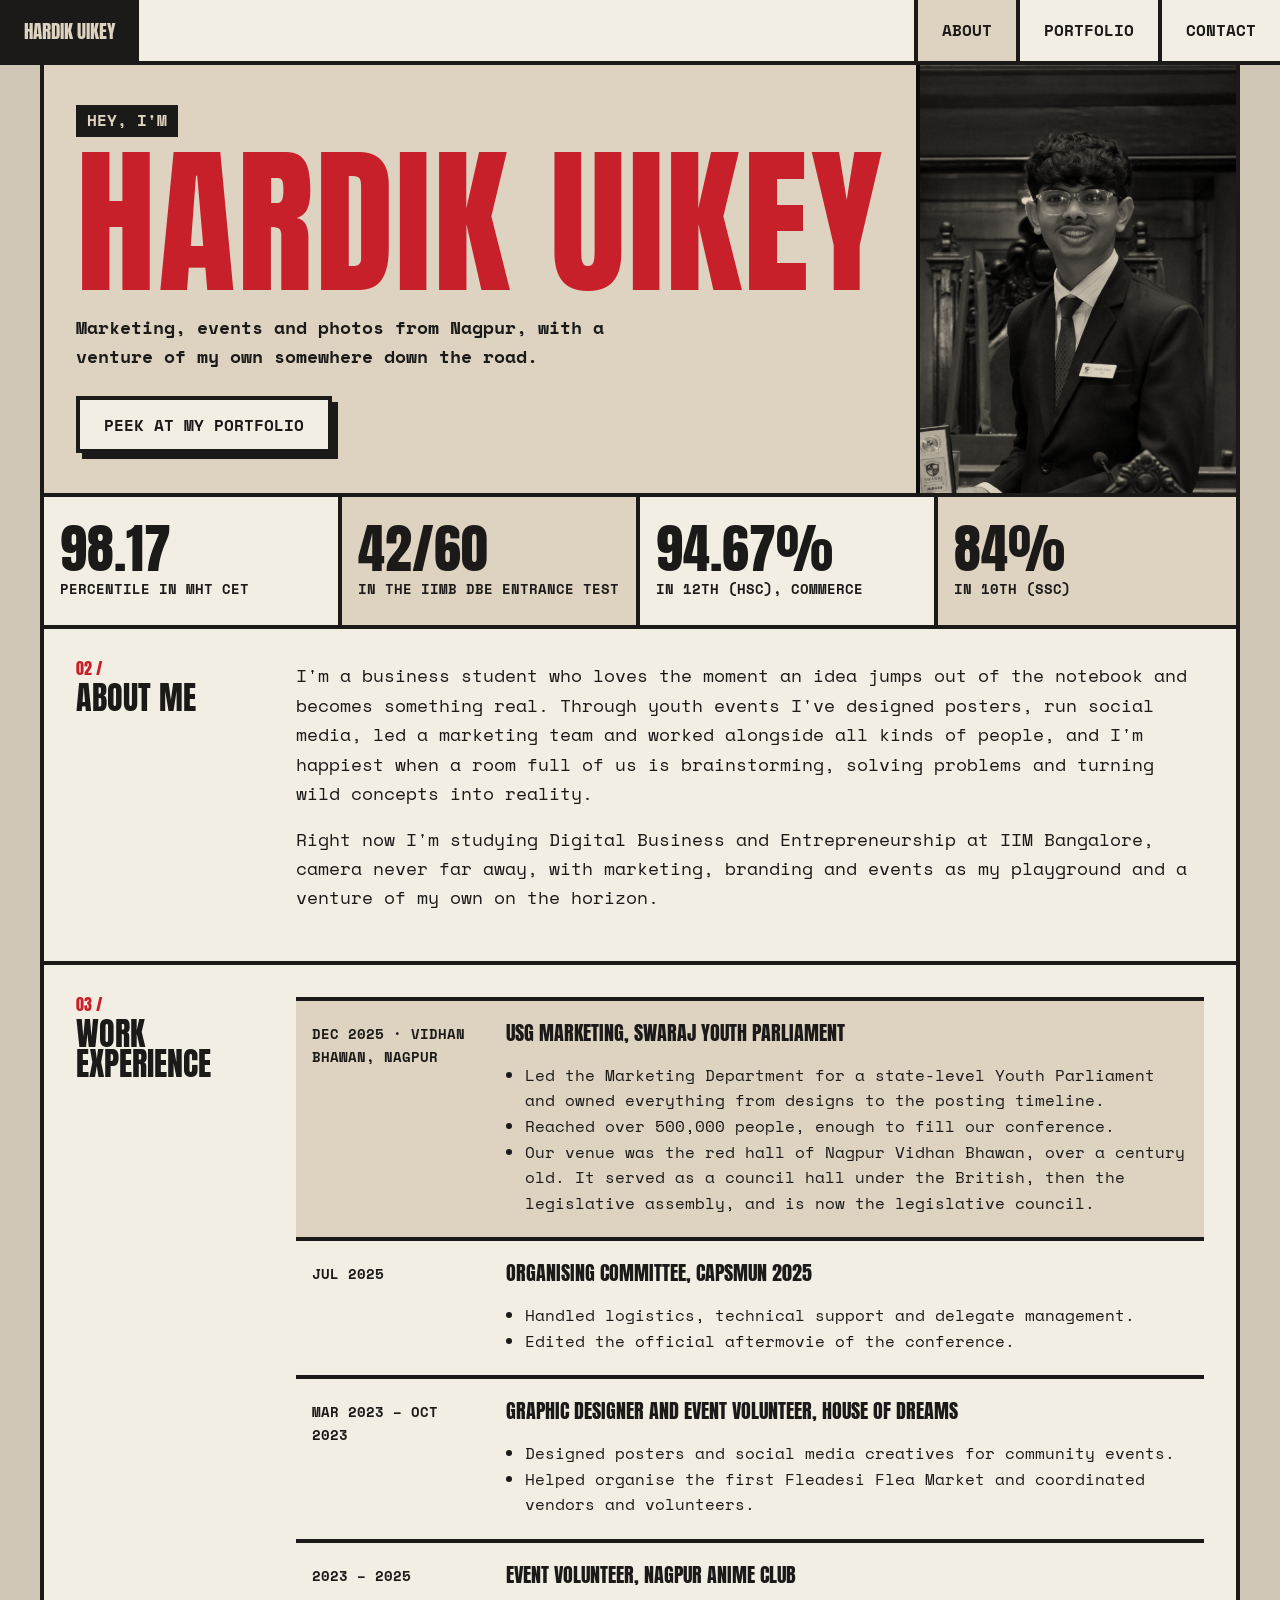
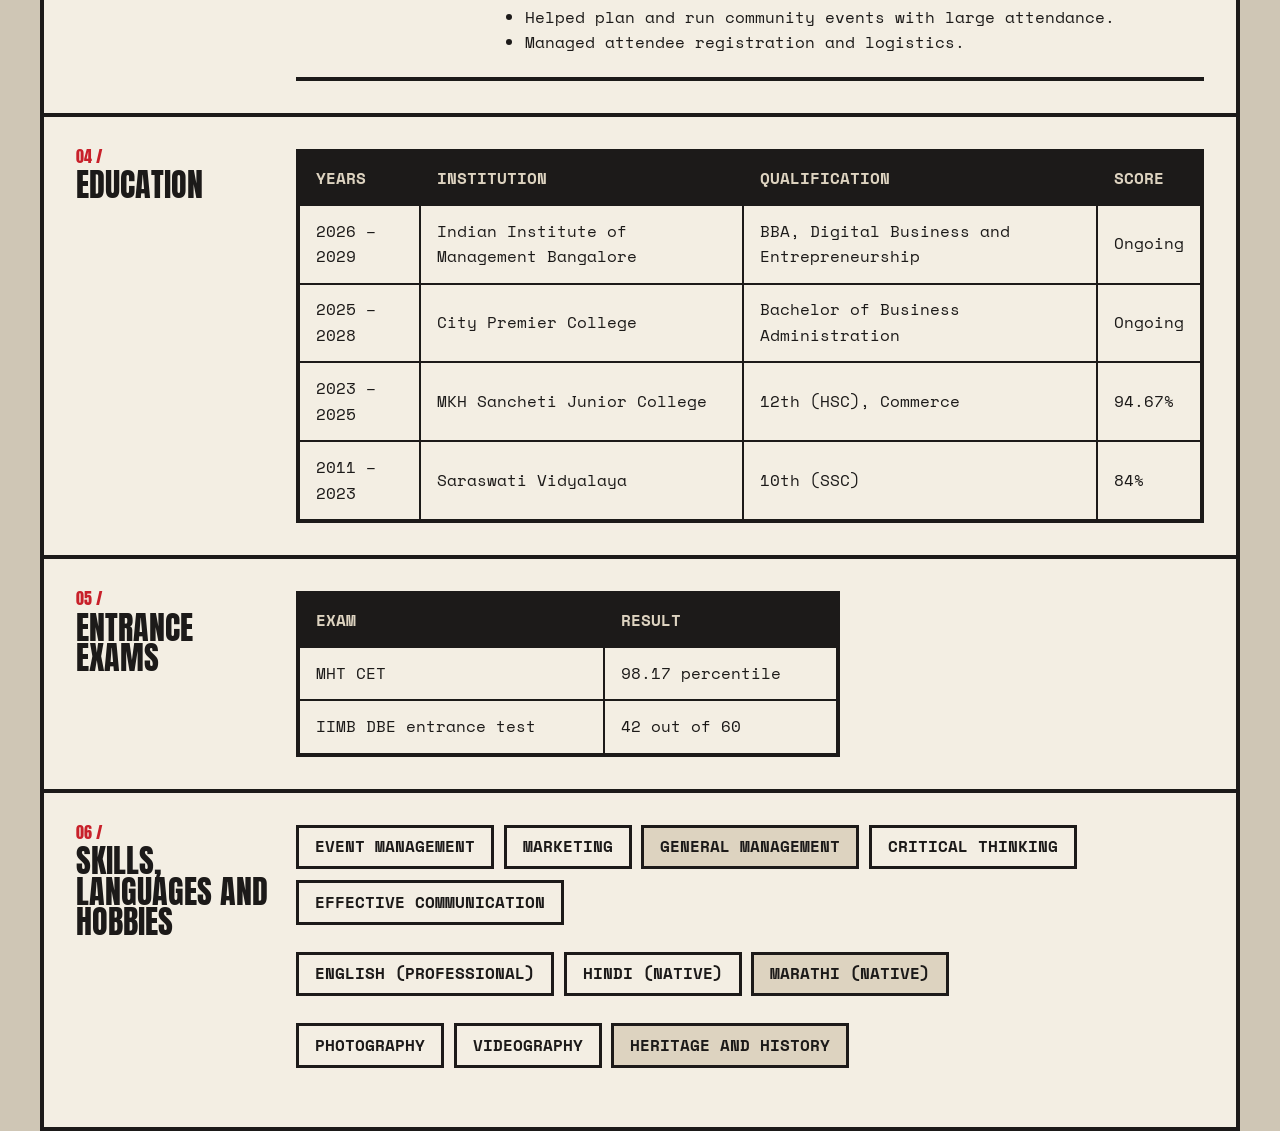
<file: index.html>
<!DOCTYPE html>
<html lang="en"><head><meta charset="UTF-8"><meta name="viewport" content="width=device-width, initial-scale=1.0">
<link rel="preconnect" href="https://fonts.googleapis.com"><link href="https://fonts.googleapis.com/css2?family=Anton&family=Space+Mono:wght@400;700&display=swap" rel="stylesheet">
<link rel="stylesheet" href="styles.css"><title>Hardik Uikey | Resume</title></head>
<body>
<nav><a class="brand" href="index.html">Hardik Uikey</a><ul><li><a href="index.html" class="current">About</a></li><li><a href="portfolio.html">Portfolio</a></li><li><a href="contact.html">Contact</a></li></ul></nav>
<header id="top">
  <img src="images/profile.jpg" alt="Portrait of Hardik Uikey" width="220" height="220">
  <div>
    <p class="hello">Hey, I'm</p>
    <h1>Hardik Uikey</h1>
    <p class="tagline">Marketing, events and photos from Nagpur, with a venture of my own somewhere down the road.</p>
    <a class="btn" href="portfolio.html">Peek at my portfolio</a>
  </div>
</header>
<main>
  <section id="stats">
    <div><strong>98.17</strong><span>percentile in MHT CET</span></div>
    <div><strong>42/60</strong><span>in the IIMB DBE entrance test</span></div>
    <div><strong>94.67%</strong><span>in 12th (HSC), Commerce</span></div>
    <div><strong>84%</strong><span>in 10th (SSC)</span></div>
  </section>
  <section id="bio"><h2>About me</h2>
    <p>I'm a business student who loves the moment an idea jumps out of the notebook and becomes something real. Through youth events I've designed posters, run social media, led a marketing team and worked alongside all kinds of people, and I'm happiest when a room full of us is brainstorming, solving problems and turning wild concepts into reality.</p>
    <p>Right now I'm studying Digital Business and Entrepreneurship at IIM Bangalore, camera never far away, with marketing, branding and events as my playground and a venture of my own on the horizon.</p>
  </section>
  <section id="experience"><h2>Work experience</h2>
    <article class="item featured"><h3>USG Marketing, Swaraj Youth Parliament</h3><p class="when">Dec 2025 &middot; Vidhan Bhawan, Nagpur</p>
      <ul><li>Led the Marketing Department for a state-level Youth Parliament and owned everything from designs to the posting timeline.</li><li>Reached over 500,000 people, enough to fill our conference.</li><li>Our venue was the red hall of Nagpur Vidhan Bhawan, over a century old. It served as a council hall under the British, then the legislative assembly, and is now the legislative council.</li></ul></article>
    <article class="item"><h3>Organising Committee, CAPSMUN 2025</h3><p class="when">Jul 2025</p><ul><li>Handled logistics, technical support and delegate management.</li><li>Edited the official aftermovie of the conference.</li></ul></article>
    <article class="item"><h3>Graphic Designer and Event Volunteer, House of Dreams</h3><p class="when">Mar 2023 &ndash; Oct 2023</p><ul><li>Designed posters and social media creatives for community events.</li><li>Helped organise the first Fleadesi Flea Market and coordinated vendors and volunteers.</li></ul></article>
    <article class="item"><h3>Event Volunteer, Nagpur Anime Club</h3><p class="when">2023 &ndash; 2025</p><ul><li>Helped plan and run community events with large attendance.</li><li>Managed attendee registration and logistics.</li></ul></article>
  </section>
  <section id="education"><h2>Education</h2>
    <table><thead><tr><th>Years</th><th>Institution</th><th>Qualification</th><th>Score</th></tr></thead><tbody>
    <tr><td>2026 &ndash; 2029</td><td>Indian Institute of Management Bangalore</td><td>BBA, Digital Business and Entrepreneurship</td><td>Ongoing</td></tr>
    <tr><td>2025 &ndash; 2028</td><td>City Premier College</td><td>Bachelor of Business Administration</td><td>Ongoing</td></tr>
    <tr><td>2023 &ndash; 2025</td><td>MKH Sancheti Junior College</td><td>12th (HSC), Commerce</td><td>94.67%</td></tr>
    <tr><td>2011 &ndash; 2023</td><td>Saraswati Vidyalaya</td><td>10th (SSC)</td><td>84%</td></tr></tbody></table>
  </section>
  <section id="exams"><h2>Entrance exams</h2>
    <table><thead><tr><th>Exam</th><th>Result</th></tr></thead><tbody>
    <tr><td>MHT CET</td><td>98.17 percentile</td></tr>
    <tr><td>IIMB DBE entrance test</td><td>42 out of 60</td></tr></tbody></table>
  </section>
  <section id="skills"><h2>Skills, languages and hobbies</h2>
    <ul class="chips"><li>Event management</li><li>Marketing</li><li>General management</li><li>Critical thinking</li><li>Effective communication</li></ul>
    <ul class="chips alt"><li>English (professional)</li><li>Hindi (native)</li><li>Marathi (native)</li></ul>
    <ul class="chips alt"><li>Photography</li><li>Videography</li><li>Heritage and history</li></ul>
  </section>
</main>
</body></html>
</file>
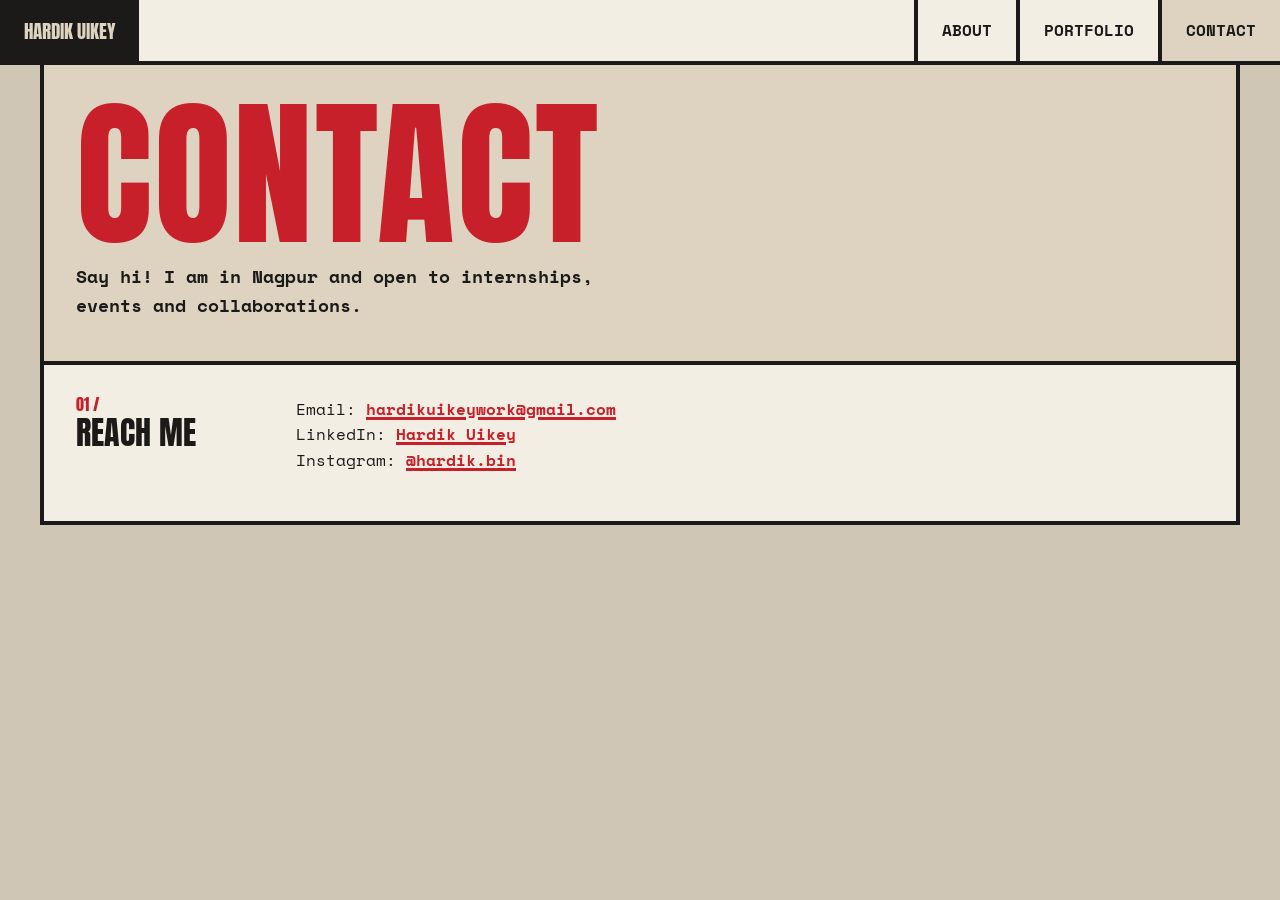
<file: contact.html>
<!DOCTYPE html>
<html lang="en"><head><meta charset="UTF-8"><meta name="viewport" content="width=device-width, initial-scale=1.0">
<link rel="preconnect" href="https://fonts.googleapis.com"><link href="https://fonts.googleapis.com/css2?family=Anton&family=Space+Mono:wght@400;700&display=swap" rel="stylesheet">
<link rel="stylesheet" href="styles.css"><title>Contact | Hardik Uikey</title></head>
<body>
<nav><a class="brand" href="index.html">Hardik Uikey</a><ul><li><a href="index.html">About</a></li><li><a href="portfolio.html">Portfolio</a></li><li><a href="contact.html" class="current">Contact</a></li></ul></nav>
<header class="page-title"><h1>Contact</h1><p class="tagline">Say hi! I am in Nagpur and open to internships, events and collaborations.</p></header>
<main>
  <section><h2>Reach me</h2><ul class="plain"><li>Email: <a href="mailto:hardikuikeywork@gmail.com">hardikuikeywork@gmail.com</a></li><li>LinkedIn: <a href="https://www.linkedin.com/in/hardik-uikey-a30a81338/">Hardik Uikey</a></li><li>Instagram: <a href="https://www.instagram.com/hardik.bin/">@hardik.bin</a></li></ul></section>
</main>
</body></html>
</file>
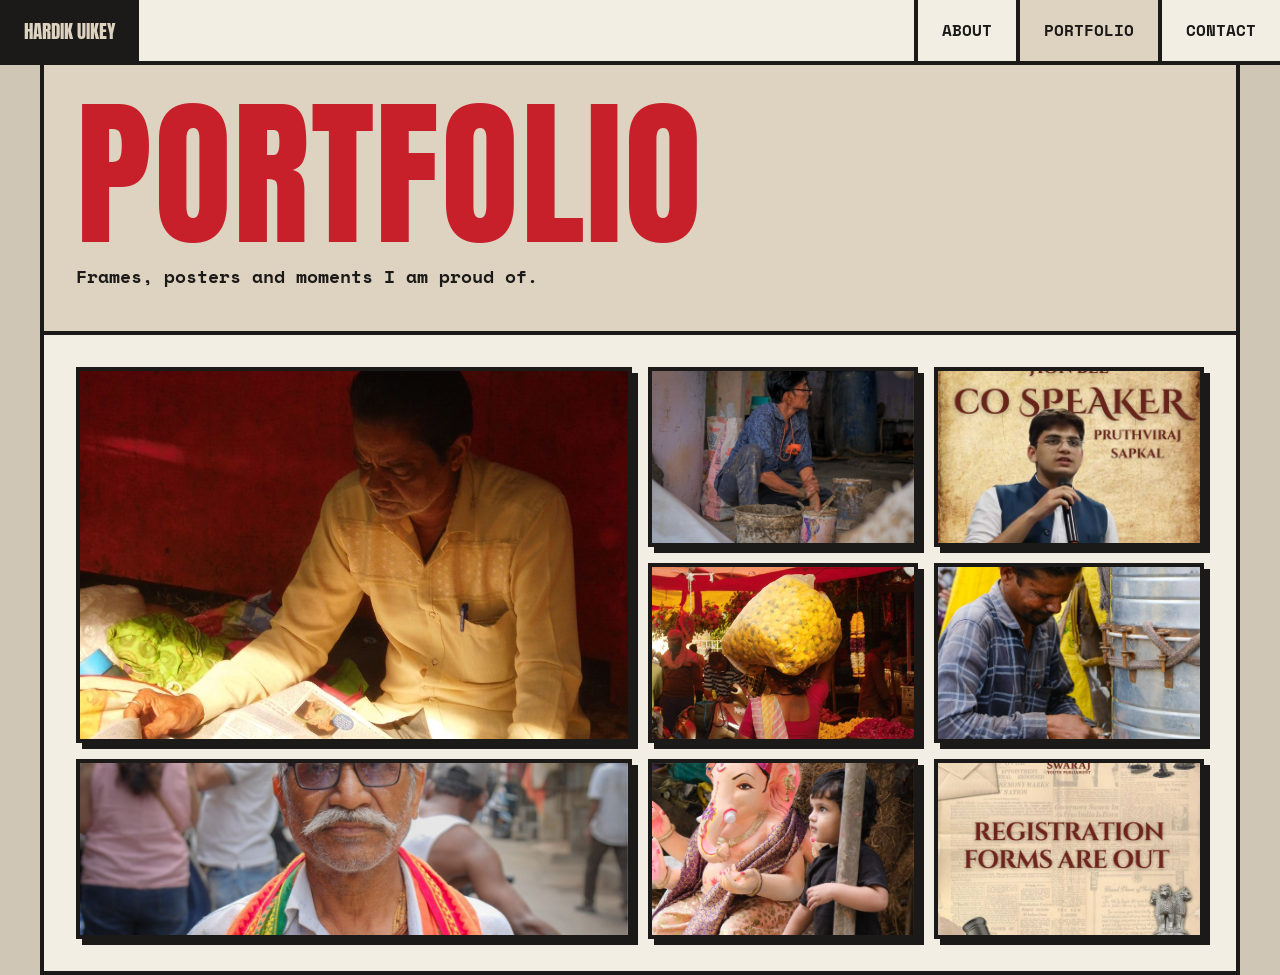
<file: portfolio.html>
<!DOCTYPE html>
<html lang="en"><head><meta charset="UTF-8"><meta name="viewport" content="width=device-width, initial-scale=1.0">
<link rel="preconnect" href="https://fonts.googleapis.com"><link href="https://fonts.googleapis.com/css2?family=Anton&family=Space+Mono:wght@400;700&display=swap" rel="stylesheet">
<link rel="stylesheet" href="styles.css"><title>Portfolio | Hardik Uikey</title></head>
<body>
<nav><a class="brand" href="index.html">Hardik Uikey</a><ul><li><a href="index.html">About</a></li><li><a href="portfolio.html" class="current">Portfolio</a></li><li><a href="contact.html">Contact</a></li></ul></nav>
<header class="page-title"><h1>Portfolio</h1><p class="tagline">Frames, posters and moments I am proud of.</p></header>
<main>
  <section><div class="gallery" id="gallery"><a href="#photo-1" aria-label="Open photo 1"><img src="images/photo1.jpg" alt="Photograph 1: add a short description" loading="lazy"></a><a href="#photo-2" aria-label="Open photo 2"><img src="images/photo2.jpg" alt="Photograph 2: add a short description" loading="lazy"></a><a href="#photo-3" aria-label="Open photo 3"><img src="images/photo3.jpg" alt="Photograph 3: add a short description" loading="lazy"></a><a href="#photo-4" aria-label="Open photo 4"><img src="images/photo4.jpg" alt="Photograph 4: add a short description" loading="lazy"></a><a href="#photo-5" aria-label="Open photo 5"><img src="images/photo5.jpg" alt="Photograph 5: add a short description" loading="lazy"></a><a href="#photo-6" aria-label="Open photo 6"><img src="images/photo6.jpg" alt="Photograph 6: add a short description" loading="lazy"></a><a href="#photo-7" aria-label="Open photo 7"><img src="images/photo7.jpg" alt="Photograph 7: add a short description" loading="lazy"></a><a href="#photo-8" aria-label="Open photo 8"><img src="images/photo8.jpg" alt="Photograph 8: add a short description" loading="lazy"></a></div>
  <div class="lightbox" id="photo-1"><a class="lb-bg" href="#gallery" aria-label="Close"></a><a class="lb-close" href="#gallery" aria-label="Close">&times;</a><a class="lb-prev" href="#photo-8" aria-label="Previous photo">&larr;</a><img src="images/photo1.jpg" alt="Photograph 1: add a short description" loading="lazy"><a class="lb-next" href="#photo-2" aria-label="Next photo">&rarr;</a></div>
  <div class="lightbox" id="photo-2"><a class="lb-bg" href="#gallery" aria-label="Close"></a><a class="lb-close" href="#gallery" aria-label="Close">&times;</a><a class="lb-prev" href="#photo-1" aria-label="Previous photo">&larr;</a><img src="images/photo2.jpg" alt="Photograph 2: add a short description" loading="lazy"><a class="lb-next" href="#photo-3" aria-label="Next photo">&rarr;</a></div>
  <div class="lightbox" id="photo-3"><a class="lb-bg" href="#gallery" aria-label="Close"></a><a class="lb-close" href="#gallery" aria-label="Close">&times;</a><a class="lb-prev" href="#photo-2" aria-label="Previous photo">&larr;</a><img src="images/photo3.jpg" alt="Photograph 3: add a short description" loading="lazy"><a class="lb-next" href="#photo-4" aria-label="Next photo">&rarr;</a></div>
  <div class="lightbox" id="photo-4"><a class="lb-bg" href="#gallery" aria-label="Close"></a><a class="lb-close" href="#gallery" aria-label="Close">&times;</a><a class="lb-prev" href="#photo-3" aria-label="Previous photo">&larr;</a><img src="images/photo4.jpg" alt="Photograph 4: add a short description" loading="lazy"><a class="lb-next" href="#photo-5" aria-label="Next photo">&rarr;</a></div>
  <div class="lightbox" id="photo-5"><a class="lb-bg" href="#gallery" aria-label="Close"></a><a class="lb-close" href="#gallery" aria-label="Close">&times;</a><a class="lb-prev" href="#photo-4" aria-label="Previous photo">&larr;</a><img src="images/photo5.jpg" alt="Photograph 5: add a short description" loading="lazy"><a class="lb-next" href="#photo-6" aria-label="Next photo">&rarr;</a></div>
  <div class="lightbox" id="photo-6"><a class="lb-bg" href="#gallery" aria-label="Close"></a><a class="lb-close" href="#gallery" aria-label="Close">&times;</a><a class="lb-prev" href="#photo-5" aria-label="Previous photo">&larr;</a><img src="images/photo6.jpg" alt="Photograph 6: add a short description" loading="lazy"><a class="lb-next" href="#photo-7" aria-label="Next photo">&rarr;</a></div>
  <div class="lightbox" id="photo-7"><a class="lb-bg" href="#gallery" aria-label="Close"></a><a class="lb-close" href="#gallery" aria-label="Close">&times;</a><a class="lb-prev" href="#photo-6" aria-label="Previous photo">&larr;</a><img src="images/photo7.jpg" alt="Photograph 7: add a short description" loading="lazy"><a class="lb-next" href="#photo-8" aria-label="Next photo">&rarr;</a></div>
  <div class="lightbox" id="photo-8"><a class="lb-bg" href="#gallery" aria-label="Close"></a><a class="lb-close" href="#gallery" aria-label="Close">&times;</a><a class="lb-prev" href="#photo-7" aria-label="Previous photo">&larr;</a><img src="images/photo8.jpg" alt="Photograph 8: add a short description" loading="lazy"><a class="lb-next" href="#photo-1" aria-label="Next photo">&rarr;</a></div></section>
  
</main>
</body></html>
</file>
<file: styles.css>
:root{--y:#DDD3C0;--b:#C8202A;--k:#1C1A19;--w:#F3EEE3}
*{box-sizing:border-box}
html{font-family:"Space Mono",monospace;color:var(--k);background:#CFC6B5;line-height:1.6;scroll-behavior:smooth}
body{margin:0}
::selection{background:var(--y);color:var(--k)}
h1,h2,h3{font-family:"Anton",Impact,sans-serif;text-transform:uppercase;line-height:.95;margin:0 0 .6rem;font-weight:400}
h3{font-size:1.25rem;line-height:1.1}
a{color:var(--b);font-weight:700;text-decoration-thickness:3px}
a:hover{background:var(--y);color:var(--k)}
a:focus-visible,button:focus-visible,input:focus-visible,select:focus-visible,textarea:focus-visible{outline:4px solid var(--b);outline-offset:2px}
/* nav: flex + sticky, hard-edged tabs */
nav{position:sticky;top:0;z-index:10;display:flex;justify-content:space-between;align-items:stretch;background:var(--w);border-bottom:4px solid var(--k)}
nav ul{display:flex;margin:0;padding:0;list-style:none}
nav li{display:flex}
nav a{display:flex;align-items:center;padding:1rem 1.5rem;border-left:4px solid var(--k);color:var(--k);text-decoration:none;text-transform:uppercase;font-weight:700}
nav a:hover{background:var(--b);color:var(--w)}
nav a:active{background:var(--k);color:var(--y)}
nav a.current{background:var(--y)}
nav a.brand{background:var(--k);color:var(--y);border:0;font:400 1.2rem "Anton",sans-serif}
nav a.brand:hover{background:var(--b);color:var(--w)}
/* the column */
#top,.page-title,main{max-width:1200px;margin:0 auto;border-left:4px solid var(--k);border-right:4px solid var(--k)}
/* hero: giant name + photo */
#top{display:grid;grid-template-columns:1fr 320px;background:var(--y);border-bottom:4px solid var(--k)}
#top>div{padding:2.5rem 2rem}
#top img{order:2;width:100%;height:100%;object-fit:cover;border-left:4px solid var(--k);filter:grayscale(1) contrast(1.15);mix-blend-mode:multiply}
.hello{display:inline-block;margin:0 0 1rem;padding:.2rem .7rem;background:var(--k);color:var(--y);text-transform:uppercase;font-weight:700}
h1{font-size:clamp(4rem,13vw,10rem);line-height:.88;letter-spacing:.01em;color:var(--b);margin:0}
.tagline{font-size:1.15rem;font-weight:700;max-width:34rem;margin:1.2rem 0 1.5rem}
.btn{display:inline-block;padding:.8rem 1.5rem;border:4px solid var(--k);background:var(--w);color:var(--k);box-shadow:6px 6px 0 var(--k);font:700 1rem "Space Mono",monospace;text-transform:uppercase;text-decoration:none;cursor:pointer}
.btn:hover{background:var(--b);color:var(--w);transform:translate(3px,3px);box-shadow:3px 3px 0 var(--k)}
.page-title{background:var(--y);padding:2.5rem 2rem;border-bottom:4px solid var(--k)}
.page-title .tagline{margin:1rem 0 0}
/* sections: sticky numbered label on the left */
main{background:var(--w);counter-reset:s}
section{counter-increment:s;display:grid;grid-template-columns:220px 1fr;padding:2rem;border-bottom:4px solid var(--k)}
section>h2{grid-column:1;grid-row:1/span 20;align-self:start;position:sticky;top:5rem;font-size:2rem;padding-right:1rem}
section>h2::before{content:"0" counter(s) " /";display:block;margin-bottom:.4rem;color:var(--b);font-size:1rem}
section>*:not(h2):not(.gallery){grid-column:2}
section>.gallery{grid-column:1/-1}
#bio p{font-size:1.15rem;margin:0 0 1rem}
/* stats: spec-sheet cells */
#stats{display:grid;grid-template-columns:repeat(4,1fr);padding:0;background:var(--k)}
#stats div{grid-column:auto;padding:1.5rem 1rem;background:var(--w);border-right:4px solid var(--k)}
#stats div:nth-child(odd){background:var(--w)}
#stats div:nth-child(even){background:var(--y)}
#stats div:last-child{border-right:0}
#stats strong{display:block;font:400 3.4rem/1 "Anton",sans-serif}
#stats span{font-size:.85rem;text-transform:uppercase;font-weight:700}
/* experience rows */
.item{display:grid;grid-template-columns:170px 1fr;gap:.2rem 1.5rem;padding:1.3rem 1rem;border-top:4px solid var(--k)}
.item:last-child{border-bottom:4px solid var(--k)}
.item h3{grid-column:2}
.item .when{grid-column:1;grid-row:1/span 2;margin:0;font-weight:700;text-transform:uppercase;font-size:.9rem}
.item ul{grid-column:2;margin:.4rem 0 0;padding-left:1.2rem}
.featured{background:var(--y)}
.item:hover{background:var(--k);color:var(--y)}
/* tables */
table{width:100%;border-collapse:collapse;border:4px solid var(--k)}
th{background:var(--k);color:var(--y);text-align:left;text-transform:uppercase}
th,td{padding:.8rem 1rem;border:2px solid var(--k)}
tbody tr:hover{background:var(--y)}
#exams table{max-width:34rem}
/* skill boxes */
.chips,.plain{list-style:none;padding:0;margin:0 0 1rem}
.chips li{display:inline-block;margin:0 .6rem .7rem 0;padding:.4rem 1rem;border:3px solid var(--k);background:var(--w);text-transform:uppercase;font-weight:700}
.chips li:nth-child(3n){background:var(--y)}
.chips li:hover{background:var(--b);color:var(--w)}
/* gallery: grid mosaic */
.gallery{display:grid;grid-template-columns:repeat(4,1fr);grid-auto-rows:180px;gap:1rem}
.gallery img{width:100%;height:100%;object-fit:cover;border:4px solid var(--k);box-shadow:6px 6px 0 var(--k);transition:transform .15s,box-shadow .15s}
.gallery a:nth-child(1){grid-column:span 2;grid-row:span 2}
.gallery a:nth-child(6){grid-column:span 2}
.gallery img:hover{transform:translate(-4px,-4px);box-shadow:10px 10px 0 var(--b)}
.gallery a{display:block}
.gallery img{cursor:zoom-in}
/* lightbox: pure CSS using :target */
.lightbox{display:none;position:fixed;inset:0;z-index:100;align-items:center;justify-content:center;padding:1rem;background:rgba(28,26,25,.94)}
.lightbox:target{display:flex}
.lightbox img{position:relative;z-index:1;max-width:min(90vw,1200px);max-height:85vh;object-fit:contain;border:4px solid var(--w)}
.lb-bg{position:absolute;inset:0;cursor:zoom-out}
.lb-bg:hover{background:none}
.lb-close,.lb-prev,.lb-next{position:fixed;z-index:2;padding:.5rem 1rem;border:4px solid var(--k);background:var(--w);color:var(--k);font:400 1.8rem/1 Anton,sans-serif;text-decoration:none}
.lb-close{top:1rem;right:1rem}
.lb-prev{left:1rem;top:50%}
.lb-next{right:1rem;top:50%}
.lb-close:hover,.lb-prev:hover,.lb-next:hover{background:var(--b);color:var(--w)}
/* form */
#contact-form{display:flex;flex-direction:column;max-width:34rem;gap:.4rem}
#contact-form label{font-weight:700;text-transform:uppercase;margin-top:.6rem}
#contact-form input,#contact-form select,#contact-form textarea{padding:.7rem;border:4px solid var(--k);border-radius:0;font:inherit;background:var(--w)}
#contact-form input:focus,#contact-form textarea:focus,#contact-form select:focus{background:var(--y)}
#contact-form button{align-self:flex-start;margin-top:1rem;background:var(--k);color:var(--y);box-shadow:6px 6px 0 var(--b);border-color:var(--k)}
/* responsive */
@media (max-width:900px){.gallery{grid-template-columns:repeat(2,1fr);grid-auto-rows:150px}.gallery a:nth-child(n){grid-column:auto;grid-row:auto}.gallery a:nth-child(1){grid-column:span 2}}
@media (max-width:800px){
 .lb-prev,.lb-next{top:auto;bottom:1rem}
 nav{flex-direction:column}
 nav ul a{border-left:0;border-top:4px solid var(--k);padding:.7rem 1rem}
 nav li{flex:1}
 nav a.brand{padding:.8rem 1rem}
 #top{grid-template-columns:1fr}
 #top img{order:0;height:260px;border-left:0;border-bottom:4px solid var(--k)}
 section{grid-template-columns:1fr;padding:1.5rem 1rem}
 section>h2{position:static;grid-row:auto;margin-bottom:1rem}
 section>*:not(h2):not(.gallery){grid-column:1}
 #stats{grid-template-columns:repeat(2,1fr)}
 #stats div:nth-child(2){border-right:0}
 #stats div:nth-child(-n+2){border-bottom:4px solid var(--k)}
 .item{grid-template-columns:1fr}
 .item h3,.item ul,.item .when{grid-column:1;grid-row:auto}
 .item .when{order:-1}
 table{font-size:.8rem}
 th,td{padding:.5rem}
}
@media (prefers-reduced-motion:reduce){html{scroll-behavior:auto}*{transition:none!important}}
</file>
